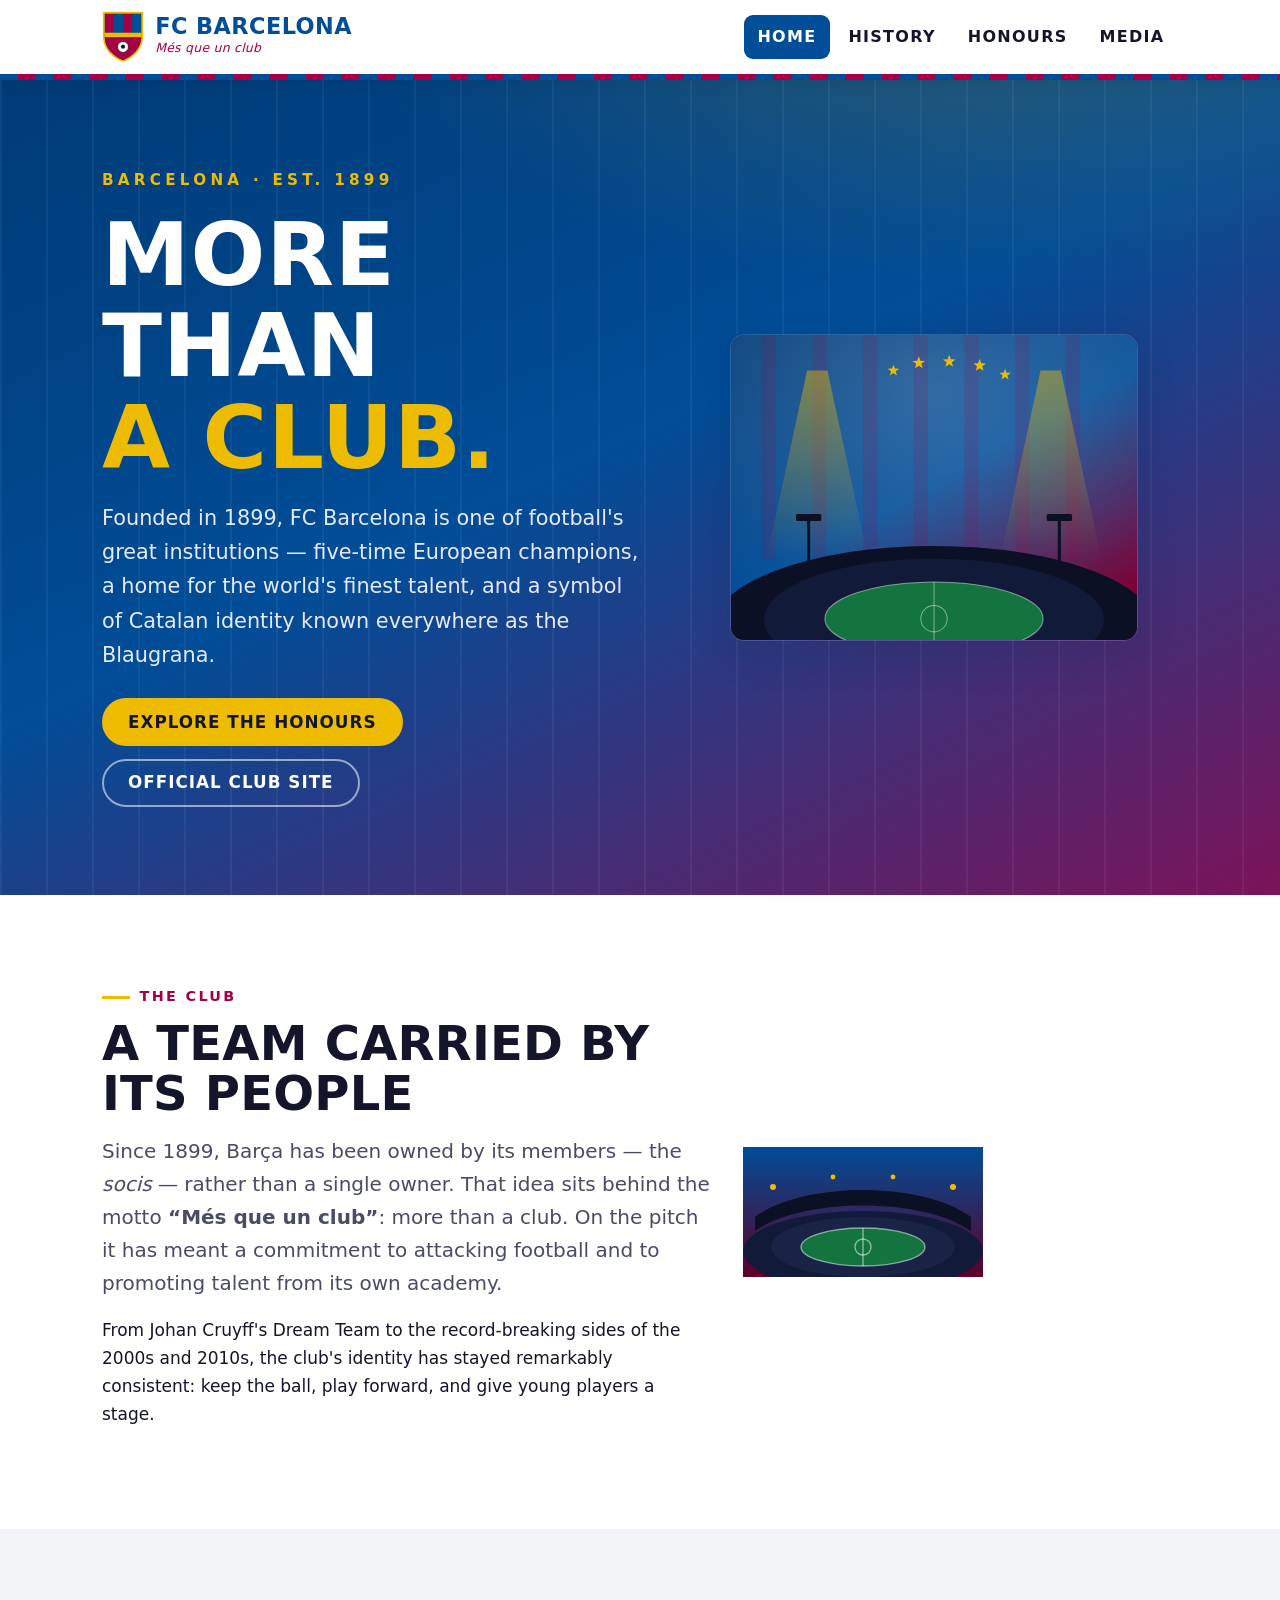
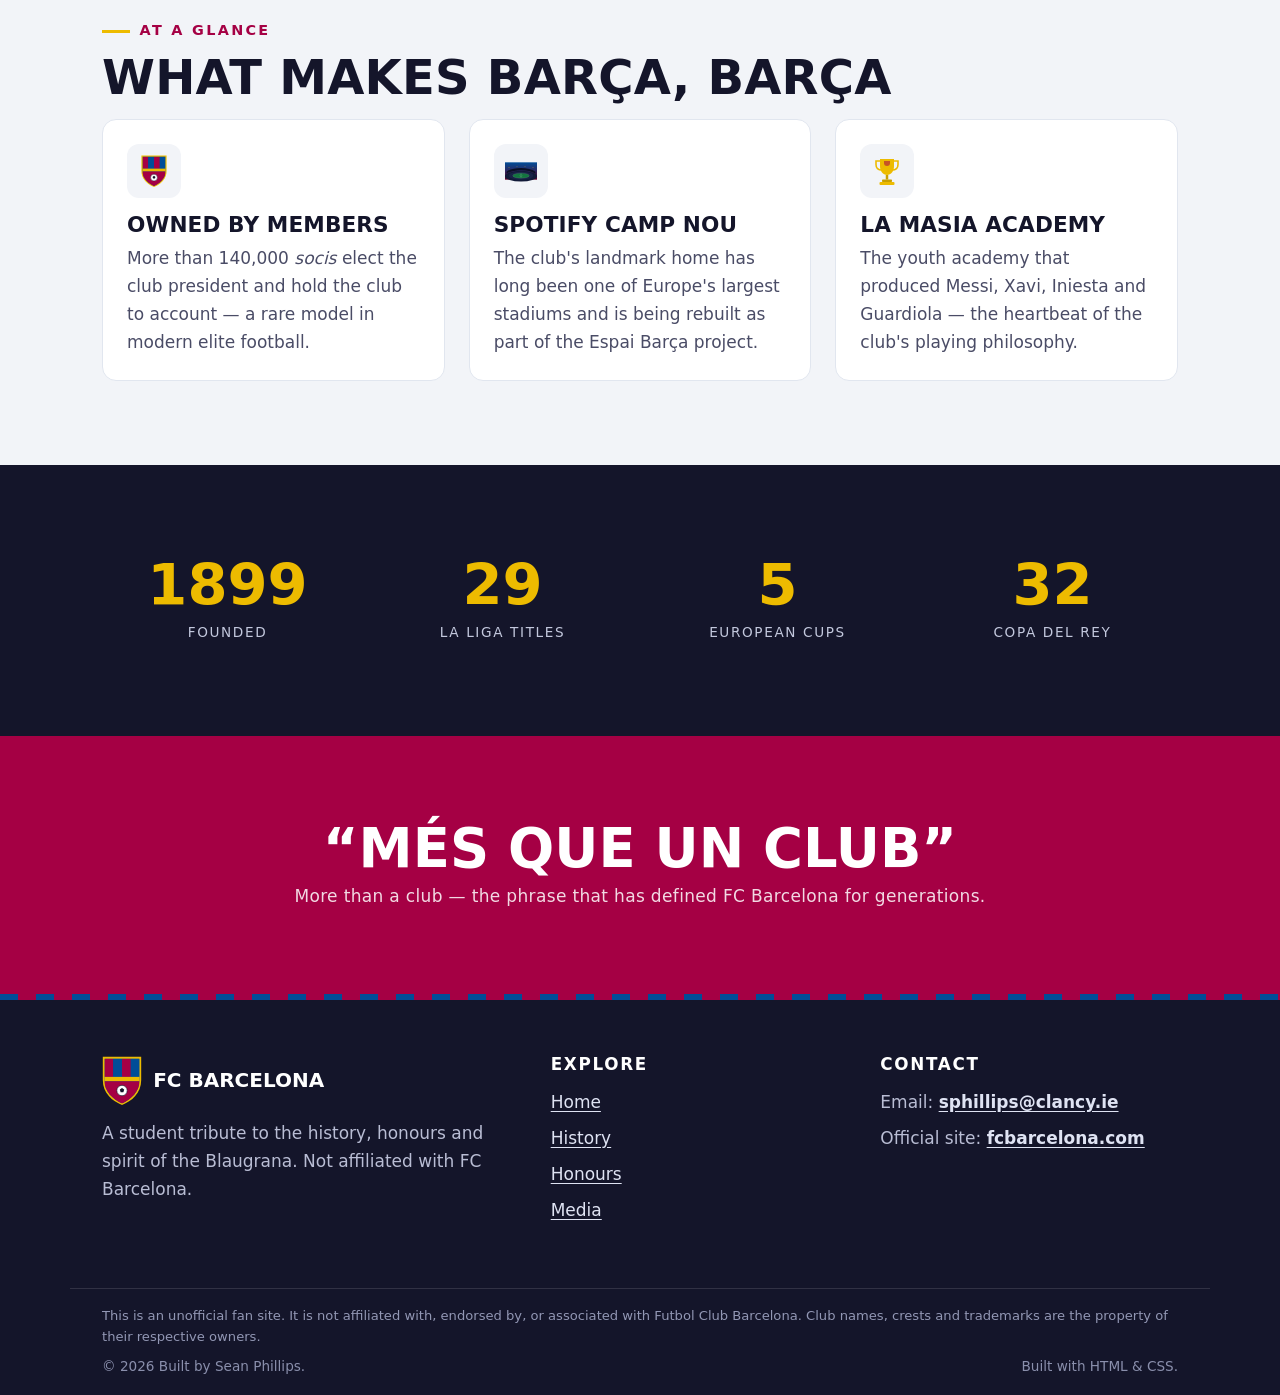
<file: index.html>
<!DOCTYPE html>
<html lang="en">
<head>
  <meta charset="utf-8">
  <meta name="viewport" content="width=device-width, initial-scale=1">
  <title>FC Barcelona — Més que un club</title>

  <meta name="description" content="A fan tribute to FC Barcelona — the history, honours and spirit of the Blaugrana. Founded in 1899 and five-time European champions.">
  <meta name="keywords" content="FC Barcelona, Barça, Blaugrana, football, La Liga, Champions League, Camp Nou, Més que un club">
  <meta name="author" content="Sean Phillips">
  <meta name="robots" content="index, follow">
  <meta name="theme-color" content="#004D98">

  <!-- Open Graph / social preview -->
  <meta property="og:type" content="website">
  <meta property="og:site_name" content="FC Barcelona Fan Site">
  <meta property="og:title" content="FC Barcelona — Més que un club">
  <meta property="og:description" content="A fan tribute to the history, honours and spirit of FC Barcelona.">
  <meta property="og:image" content="https://iisphilipsii.github.io/module1-webdesign-assessment-fc-barcelona/images/og-preview.png">
  <meta property="og:locale" content="en_GB">
  <meta name="twitter:card" content="summary_large_image">

  <link rel="icon" href="images/crest.svg" type="image/svg+xml">

  <!-- Bootstrap grid (layout only, no JavaScript) -->
  <link rel="stylesheet" href="css/bootstrap-grid.min.css">

  <!-- My Stylesheet -->
  <link rel="stylesheet" href="css/styles.css">
</head>
<body>
<a class="skip-link" href="#main">Skip to content</a>

  <header class="masthead">
    <div class="container masthead-inner">
      <a class="brand" href="index.html">
        <img class="brand-crest" src="images/crest.svg" alt="FC Barcelona crest" width="42" height="51">
        <span class="brand-text">
          <span class="brand-name">FC Barcelona</span>
          <span class="brand-motto">Més que un club</span>
        </span>
      </a>

      <!-- hidden checkbox keeps track of whether the menu is open, so the burger menu works without any JavaScript -->
      <input class="nav-checkbox" type="checkbox" id="nav-toggle" aria-label="Toggle main menu">
      <label class="nav-burger" for="nav-toggle">
        <span class="nav-burger-box" aria-hidden="true"></span>
        <span>Menu</span>
      </label>

      <nav class="mainnav" aria-label="Primary">
        <ul class="nav-menu">
          <li><a class="nav-link" href="index.html" aria-current="page">Home</a></li>
          <li><a class="nav-link" href="history.html">History</a></li>
          <li><a class="nav-link" href="honours.html">Honours</a></li>
          <li><a class="nav-link" href="media.html">Media</a></li>
        </ul>
      </nav>
    </div>
    <div class="stripe-bar"></div>
  </header>

  <main id="main">
    <!-- Hero -->
    <section class="hero">
      <div class="container">
        <div class="hero-inner">
          <div>
            <p class="hero-tag rise">Barcelona · Est. 1899</p>
            <h1 class="rise rise-2">More than<span class="accent">a club.</span></h1>
            <p class="hero-lead rise rise-3">Founded in 1899, FC Barcelona is one of football's great institutions — five-time European champions, a home for the world's finest talent, and a symbol of Catalan identity known everywhere as the Blaugrana.</p>
            <div class="hero-actions rise rise-3">
              <a class="button button--primary" href="honours.html">Explore the honours</a>
              <a class="button button--ghost" href="https://www.fcbarcelona.com" target="_blank" rel="noopener noreferrer">Official club site</a>
            </div>
          </div>
          <figure class="hero-figure rise rise-3">
            <img src="images/hero.svg" alt="Illustration of a floodlit stadium in Barcelona's blue and garnet colours" width="800" height="600">
          </figure>
        </div>
      </div>
    </section>

    <!-- Intro / about -->
    <section class="section">
      <div class="container">
        <div class="split split--7-5 split--center">
          <div>
            <p class="eyebrow">The club</p>
            <h2 class="section-title">A team carried by its people</h2>
            <p class="lead">Since 1899, Barça has been owned by its members — the <em>socis</em> — rather than a single owner. That idea sits behind the motto <strong>“Més que un club”</strong>: more than a club. On the pitch it has meant a commitment to attacking football and to promoting talent from its own academy.</p>
            <p>From Johan Cruyff's Dream Team to the record-breaking sides of the 2000s and 2010s, the club's identity has stayed remarkably consistent: keep the ball, play forward, and give young players a stage.</p>
          </div>
          <div>
            <img src="images/stadium.svg" alt="Stylised illustration of a football stadium" width="240" height="130">
          </div>
        </div>
      </div>
    </section>

     <!-- Feature cards (Bootstrap grid) -->
    <section class="section section--mist">
      <div class="container">
        <p class="eyebrow">At a glance</p>
        <h2 class="section-title">What makes Barça, Barça</h2>
        <!-- the card icons are just decoration so I left the alt text empty -->
        <!-- Bootstrap grid: one column on a phone, two from sm, three from lg -->
        <div class="row g-4">
          <div class="col-12 col-sm-6 col-lg-4">
            <article class="feature">
              <div class="feature-icon"><img src="images/crest.svg" alt=""></div>
              <h3>Owned by members</h3>
              <p>More than 140,000 <em>socis</em> elect the club president and hold the club to account — a rare model in modern elite football.</p>
            </article>
          </div>
          <div class="col-12 col-sm-6 col-lg-4">
            <article class="feature">
              <div class="feature-icon"><img src="images/stadium.svg" alt=""></div>
              <h3>Spotify Camp Nou</h3>
              <p>The club's landmark home has long been one of Europe's largest stadiums and is being rebuilt as part of the Espai Barça project.</p>
            </article>
          </div>
          <div class="col-12 col-sm-6 col-lg-4">
            <article class="feature">
              <div class="feature-icon"><img src="images/trophy.svg" alt=""></div>
              <h3>La Masia academy</h3>
              <p>The youth academy that produced Messi, Xavi, Iniesta and Guardiola — the heartbeat of the club's playing philosophy.</p>
            </article>
          </div>
        </div>
      </div>
    </section>

    <!-- Stats band -->
    <section class="section section--ink">
      <div class="container">
        <!-- this heading is hidden visually but still there for screen readers -->
        <h2 class="visually-hidden">Key statistics</h2>
        <div class="stat-row">
          <div><div class="stat"><span class="stat-num">1899</span><span class="stat-label">Founded</span></div></div>
          <div><div class="stat"><span class="stat-num">29</span><span class="stat-label">La Liga titles</span></div></div>
          <div><div class="stat"><span class="stat-num">5</span><span class="stat-label">European Cups</span></div></div>
          <div><div class="stat"><span class="stat-num">32</span><span class="stat-label">Copa del Rey</span></div></div>
        </div>
      </div>
    </section>

    <!-- Motto band -->
    <section class="section motto">
      <div class="container">
        <h2 class="visually-hidden">Club motto</h2>
        <p class="motto-quote">“Més que un club”</p>
        <p class="motto-sub">More than a club — the phrase that has defined FC Barcelona for generations.</p>
      </div>
    </section>

  </main>

  <!-- Footer -->
  <footer class="site-footer">
    <div class="stripe-bar" aria-hidden="true"></div>
    <div class="container">
      <div class="footer-grid footer">
        <div>
          <div class="footer-brand">
            <img src="images/crest.svg" alt="" width="40" height="49">
            <span>FC Barcelona</span>
          </div>
          <p>A student tribute to the history, honours and spirit of the Blaugrana. Not affiliated with FC Barcelona.</p>
        </div>
        <nav aria-label="Footer">
          <h2>Explore</h2>
          <ul>
            <li><a href="index.html">Home</a></li>
            <li><a href="history.html">History</a></li>
            <li><a href="honours.html">Honours</a></li>
            <li><a href="media.html">Media</a></li>
          </ul>
        </nav>
        <div class="footer-contact">
          <h2>Contact</h2>
          <ul>
            <li>Email: <a href="mailto:sphillips@clancy.ie?subject=Blaugrana%20Hub%20enquiry">sphillips@clancy.ie</a></li>
            <li>Official site: <a href="https://www.fcbarcelona.com" target="_blank" rel="noopener noreferrer">fcbarcelona.com</a></li>
          </ul>
        </div>
      </div>
    </div>
    <div class="footer-bottom container">
      <p class="footer-disclaimer">This is an unofficial fan site. It is not affiliated with, endorsed by, or associated with Futbol Club Barcelona. Club names, crests and trademarks are the property of their respective owners.</p>
      <span>© 2026 Built by Sean Phillips.</span>
      <span>Built with HTML &amp; CSS.</span>
    </div>
  </footer>

</body>
</html>
</file>
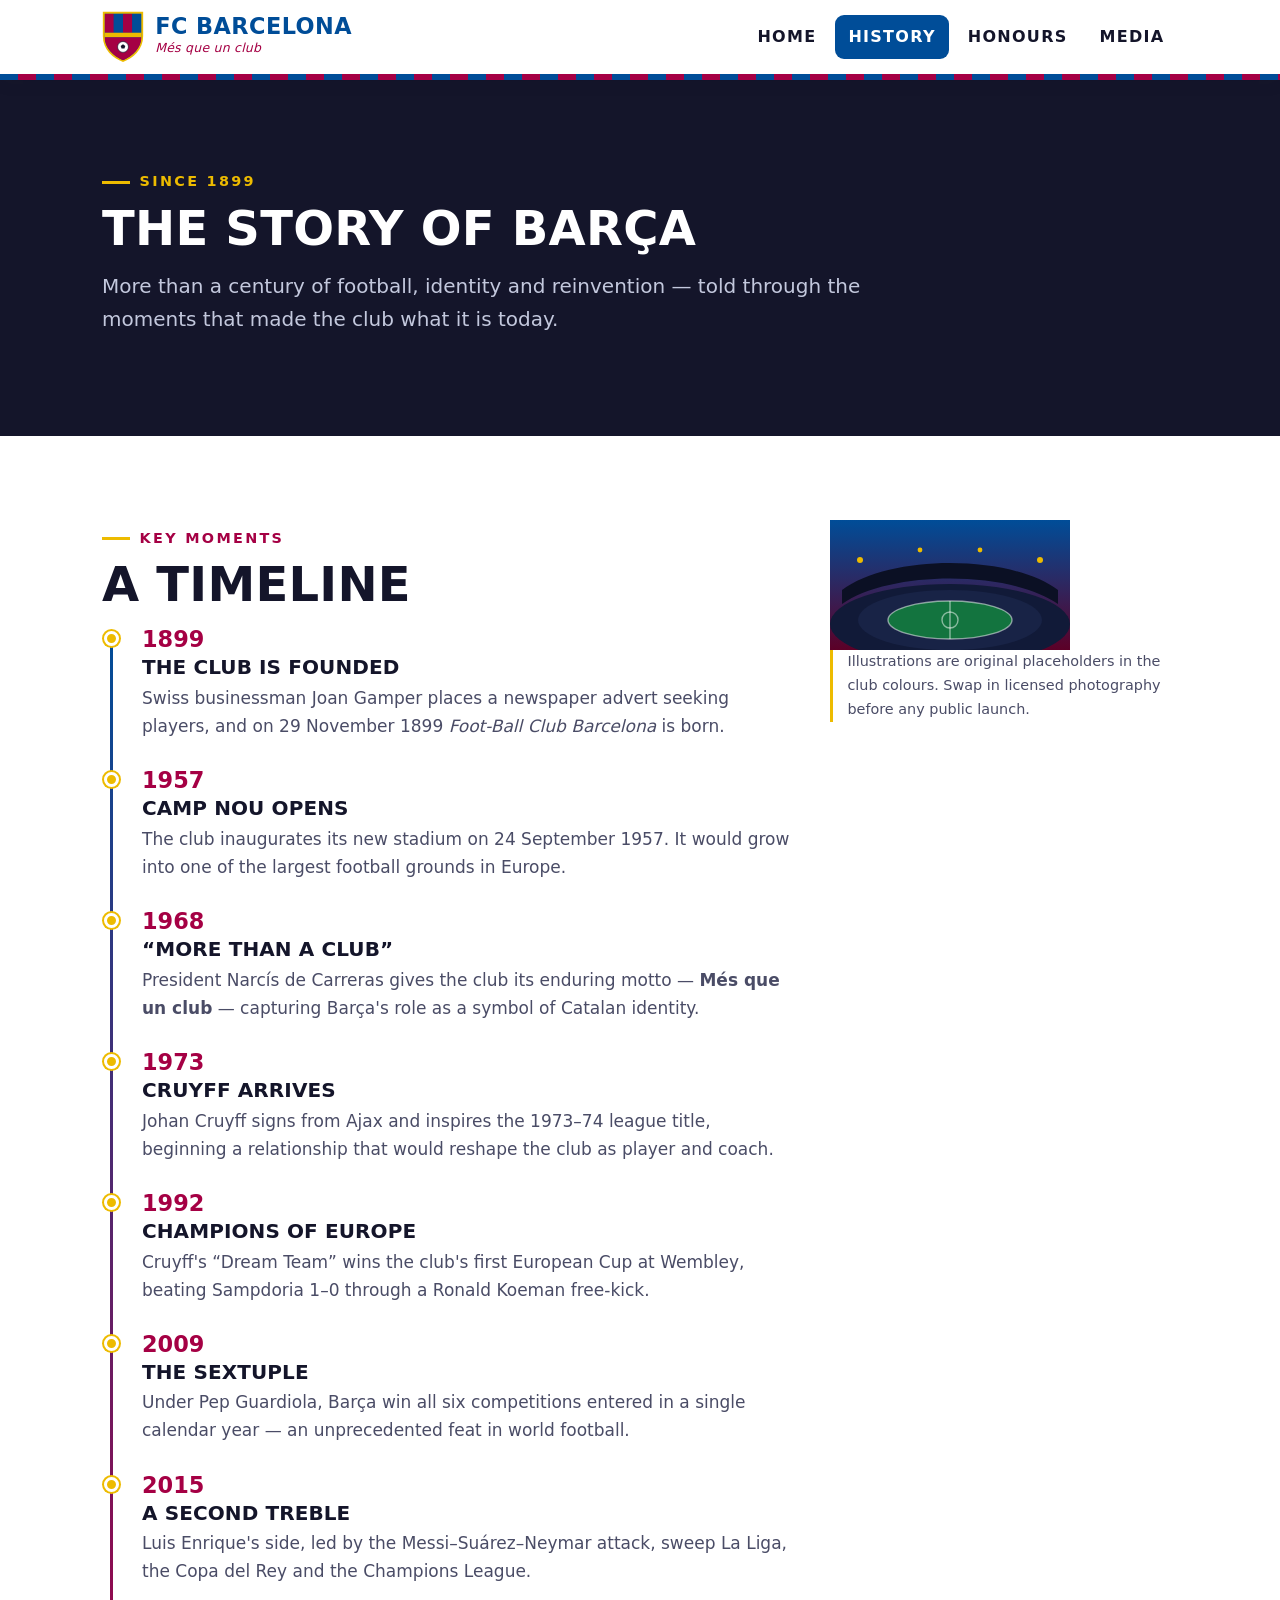
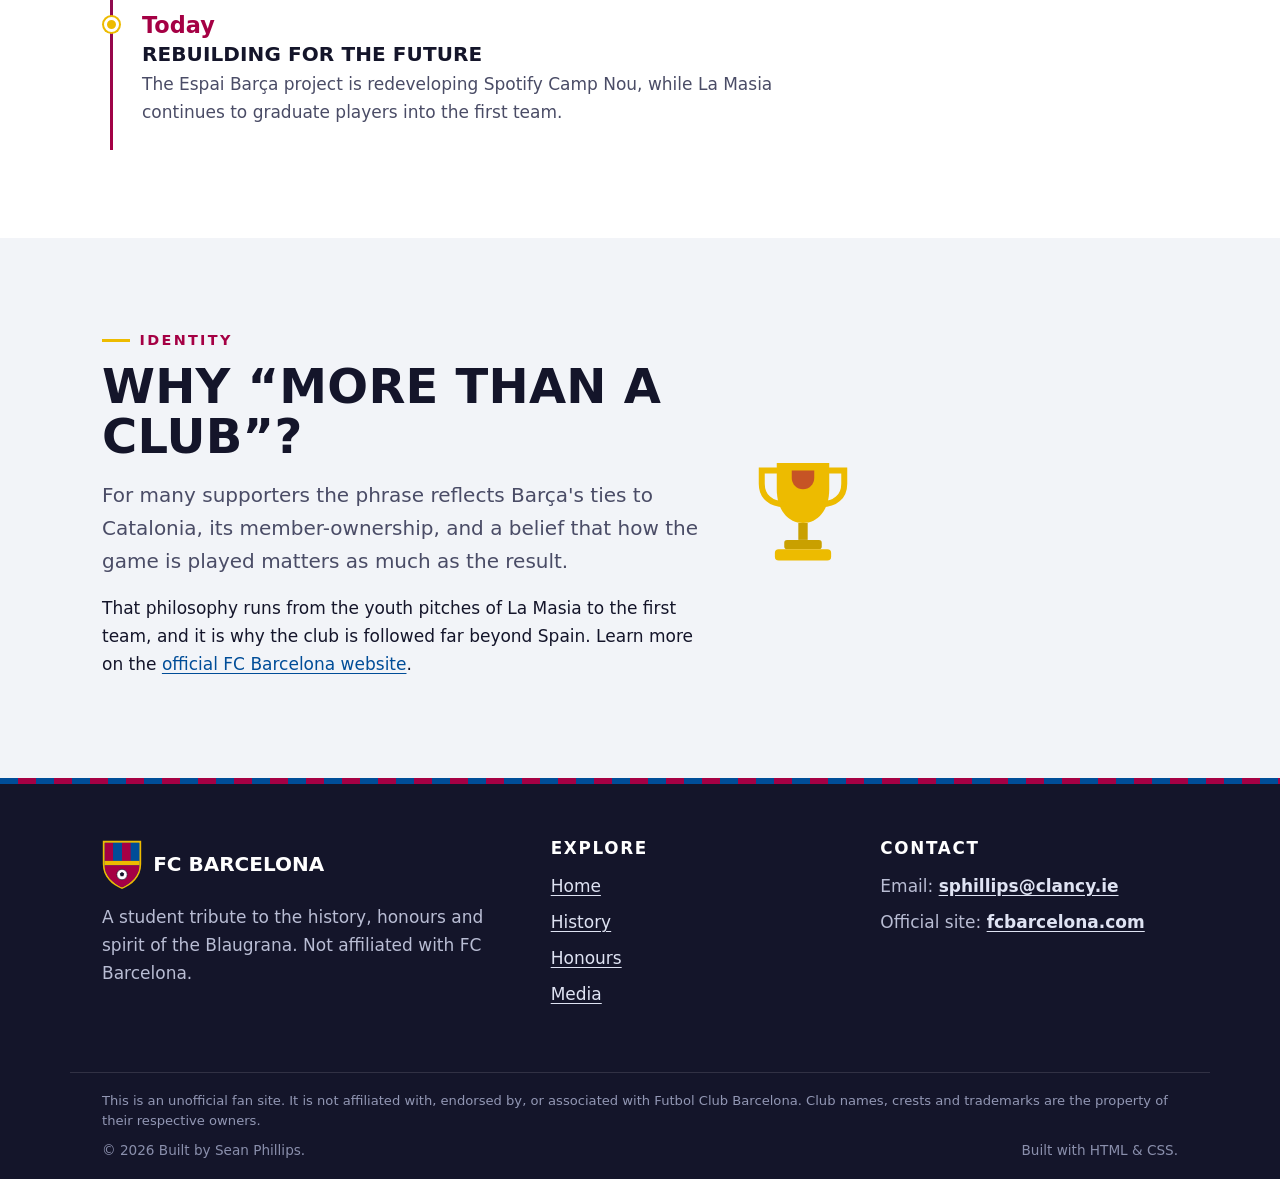
<file: history.html>
<!DOCTYPE html>
<html lang="en">
<head>
  <meta charset="utf-8">
  <meta name="viewport" content="width=device-width, initial-scale=1">
  <title>History — FC Barcelona</title>

<meta name="description" content="The history of FC Barcelona, from its foundation by Joan Gamper in 1899 through Cruyff's Dream Team, the 2009 sextuple and beyond.">
  <meta name="keywords" content="FC Barcelona history, Joan Gamper, Johan Cruyff, Dream Team, sextuple, Camp Nou, Més que un club">
  <meta name="author" content="Sean Phillips">
  <meta name="robots" content="index, follow">
  <meta name="theme-color" content="#004D98">

  <meta property="og:type" content="article">
  <meta property="og:site_name" content="FC Barcelona Fan Site">
  <meta property="og:title" content="History — FC Barcelona">
  <meta property="og:description" content="From 1899 to the modern era: the key moments in the story of Barça.">
  <meta property="og:image" content="https://iisphilipsii.github.io/module1-webdesign-assessment-fc-barcelona/images/og-preview.png">
  <meta property="og:locale" content="en_GB">
  <meta name="twitter:card" content="summary_large_image">

  <link rel="icon" href="images/crest.svg" type="image/svg+xml">

  <!-- Bootstrap grid (layout only, no JavaScript) — loaded first so my own rules win -->
  <link rel="stylesheet" href="css/bootstrap-grid.min.css">

  <link rel="stylesheet" href="css/styles.css">
</head>
<body>
<a class="skip-link" href="#main">Skip to content</a>

  <!-- same header and nav on each page, the menu is css only -->
  <header class="masthead">
    <div class="container masthead-inner">
      <a class="brand" href="index.html">
        <img class="brand-crest" src="images/crest.svg" alt="FC Barcelona crest" width="42" height="51">
        <span class="brand-text">
          <span class="brand-name">FC Barcelona</span>
          <span class="brand-motto">Més que un club</span>
        </span>
      </a>

      <input class="nav-checkbox" type="checkbox" id="nav-toggle" aria-label="Toggle main menu">
      <label class="nav-burger" for="nav-toggle">
        <span class="nav-burger-box" aria-hidden="true"></span>
        <span>Menu</span>
      </label>

      <nav class="mainnav" aria-label="Primary">
        <ul class="nav-menu">
          <li><a class="nav-link" href="index.html">Home</a></li>
          <li><a class="nav-link" href="history.html" aria-current="page">History</a></li>
          <li><a class="nav-link" href="honours.html">Honours</a></li>
          <li><a class="nav-link" href="media.html">Media</a></li>
        </ul>
      </nav>
    </div>
    <div class="stripe-bar" aria-hidden="true"></div>
  </header>

  <main id="main">

    <!-- Page header -->
    <section class="section section--ink">
      <div class="container">
        <p class="eyebrow eyebrow--light">Since 1899</p>
        <h1 class="section-title">The story of Barça</h1>
        <p class="lead">More than a century of football, identity and reinvention — told through the moments that made the club what it is today.</p>
      </div>
    </section>

    <!-- timeline is an ordered list since the events are in date order, the line and dots are drawn in CSS -->
    <section class="section">
      <div class="container">
        <div class="split split--8-4">
          <div>
            <p class="eyebrow">Key moments</p>
            <h2 class="section-title">A timeline</h2>
            <ol class="timeline">
              <li>
                <span class="year">1899</span>
                <h3>The club is founded</h3>
                <p>Swiss businessman Joan Gamper places a newspaper advert seeking players, and on 29 November 1899 <em>Foot-Ball Club Barcelona</em> is born.</p>
              </li>
              <li>
                <span class="year">1957</span>
                <h3>Camp Nou opens</h3>
                <p>The club inaugurates its new stadium on 24 September 1957. It would grow into one of the largest football grounds in Europe.</p>
              </li>
              <li>
                <span class="year">1968</span>
                <h3>“More than a club”</h3>
                <p>President Narcís de Carreras gives the club its enduring motto — <strong>Més que un club</strong> — capturing Barça's role as a symbol of Catalan identity.</p>
              </li>
              <li>
                <span class="year">1973</span>
                <h3>Cruyff arrives</h3>
                <p>Johan Cruyff signs from Ajax and inspires the 1973–74 league title, beginning a relationship that would reshape the club as player and coach.</p>
              </li>
              <li>
                <span class="year">1992</span>
                <h3>Champions of Europe</h3>
                <p>Cruyff's “Dream Team” wins the club's first European Cup at Wembley, beating Sampdoria 1–0 through a Ronald Koeman free-kick.</p>
              </li>
              <li>
                <span class="year">2009</span>
                <h3>The sextuple</h3>
                <p>Under Pep Guardiola, Barça win all six competitions entered in a single calendar year — an unprecedented feat in world football.</p>
              </li>
              <li>
                <span class="year">2015</span>
                <h3>A second treble</h3>
                <p>Luis Enrique's side, led by the Messi–Suárez–Neymar attack, sweep La Liga, the Copa del Rey and the Champions League.</p>
              </li>
              <li>
                <span class="year">Today</span>
                <h3>Rebuilding for the future</h3>
                <p>The Espai Barça project is redeveloping Spotify Camp Nou, while La Masia continues to graduate players into the first team.</p>
              </li>
            </ol>
          </div>
          <div>
            <img src="images/stadium.svg" alt="Stylised illustration of Barça's stadium" width="240" height="130">
            <p class="media-note">Illustrations are original placeholders in the club colours. Swap in licensed photography before any public launch.</p>
          </div>
        </div>
      </div>
    </section>

    <!-- Culture -->
    <section class="section section--mist">
      <div class="container">
        <div class="split split--7-5 split--center">
          <div>
            <p class="eyebrow">Identity</p>
            <h2 class="section-title">Why “more than a club”?</h2>
            <p class="lead">For many supporters the phrase reflects Barça's ties to Catalonia, its member-ownership, and a belief that how the game is played matters as much as the result.</p>
            <p>That philosophy runs from the youth pitches of La Masia to the first team, and it is why the club is followed far beyond Spain. Learn more on the <a href="https://www.fcbarcelona.com" target="_blank" rel="noopener noreferrer">official FC Barcelona website</a>.</p>
          </div>
          <div>
            <img src="images/trophy.svg" alt="Gold trophy representing the club's silverware" width="120" height="120">
          </div>
        </div>
      </div>
    </section>

  </main>

  <footer class="site-footer">
    <div class="stripe-bar" aria-hidden="true"></div>
    <div class="container">
      <div class="footer-grid footer">
        <div>
          <div class="footer-brand">
            <img src="images/crest.svg" alt="" width="40" height="49">
            <span>FC Barcelona</span>
          </div>
          <p>A student tribute to the history, honours and spirit of the Blaugrana. Not affiliated with FC Barcelona.</p>
        </div>
        <nav aria-label="Footer">
          <h2>Explore</h2>
          <ul>
            <li><a href="index.html">Home</a></li>
            <li><a href="history.html">History</a></li>
            <li><a href="honours.html">Honours</a></li>
            <li><a href="media.html">Media</a></li>
          </ul>
        </nav>
        <div class="footer-contact">
          <h2>Contact</h2>
          <ul>
            <li>Email: <a href="mailto:sphillips@clancy.ie?subject=Blaugrana%20Hub%20enquiry">sphillips@clancy.ie</a></li>
            <li>Official site: <a href="https://www.fcbarcelona.com" target="_blank" rel="noopener noreferrer">fcbarcelona.com</a></li>
          </ul>
        </div>
      </div>
    </div>
    <div class="footer-bottom container">
      <p class="footer-disclaimer">This is an unofficial fan site. It is not affiliated with, endorsed by, or associated with Futbol Club Barcelona. Club names, crests and trademarks are the property of their respective owners.</p>
      <span>© 2026 Built by Sean Phillips.</span>
      <span>Built with HTML &amp; CSS.</span>
    </div>
  </footer>

</body>
</html>
</file>
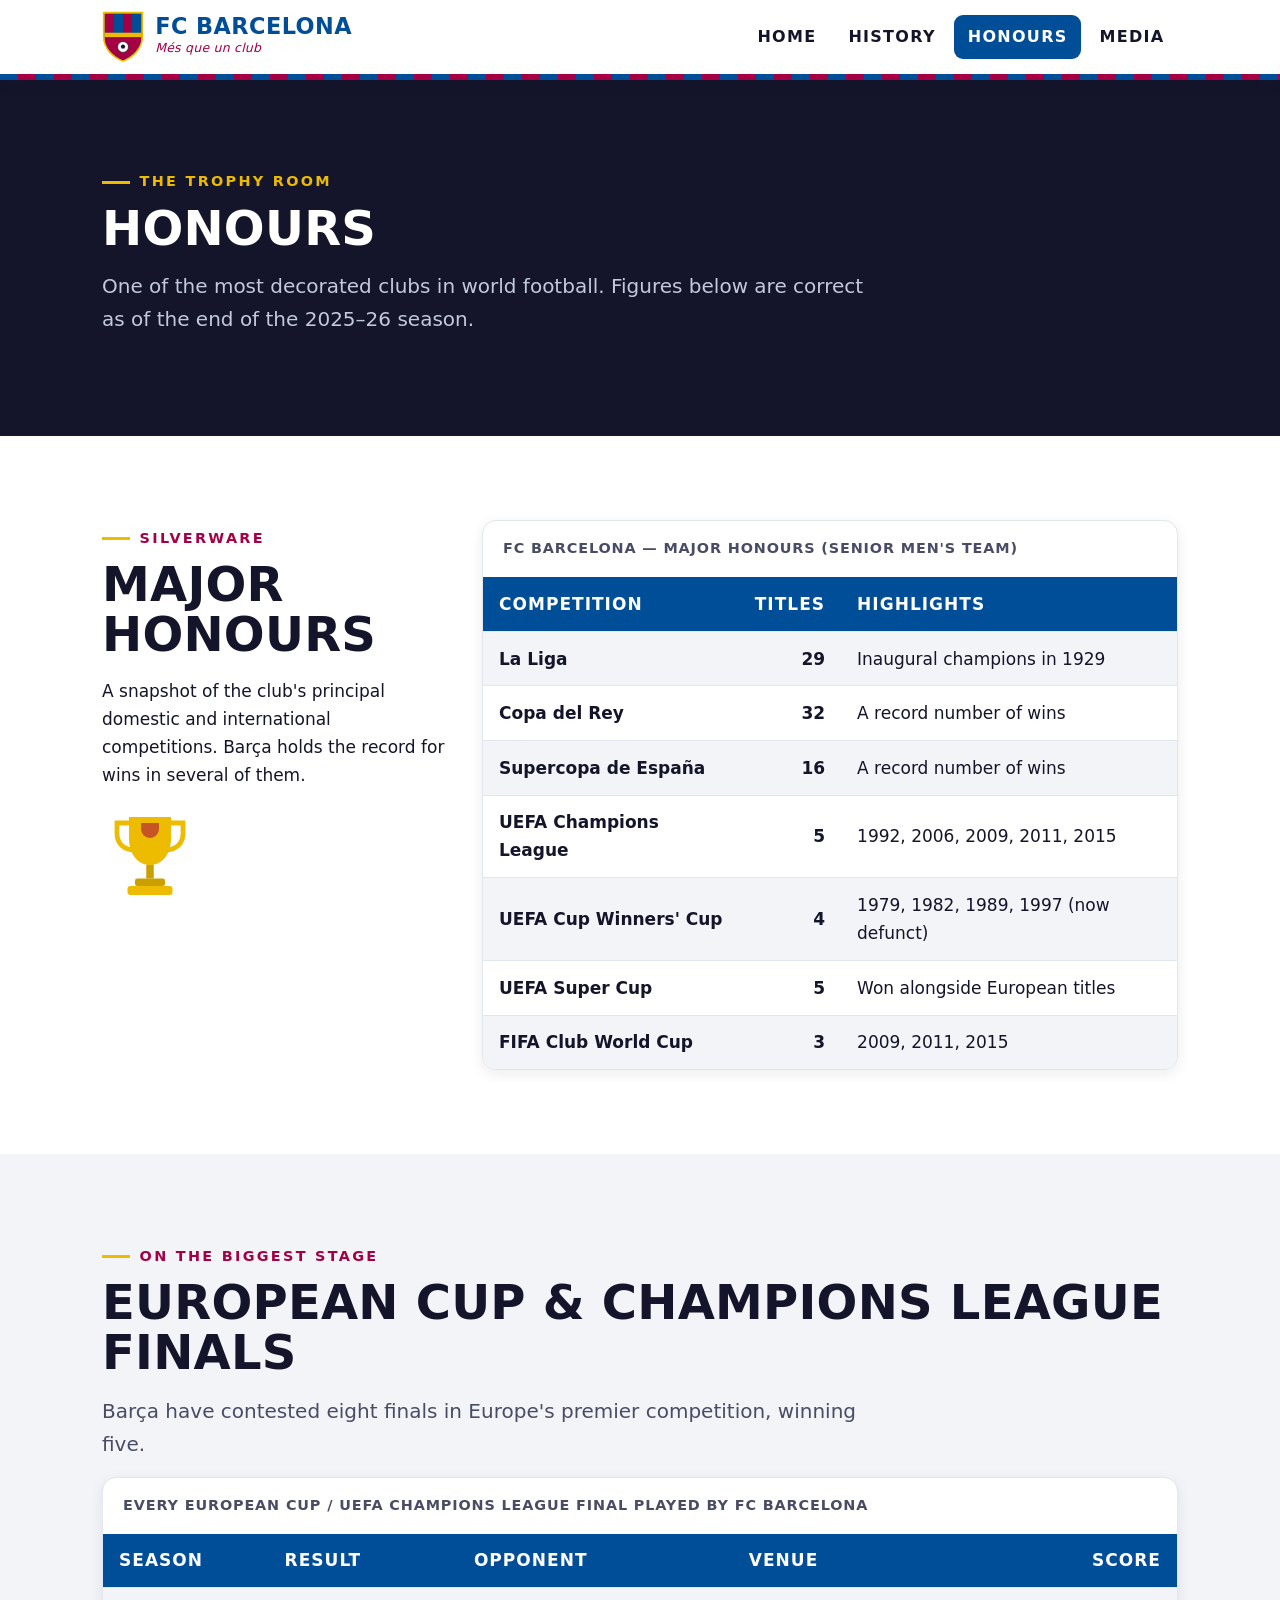
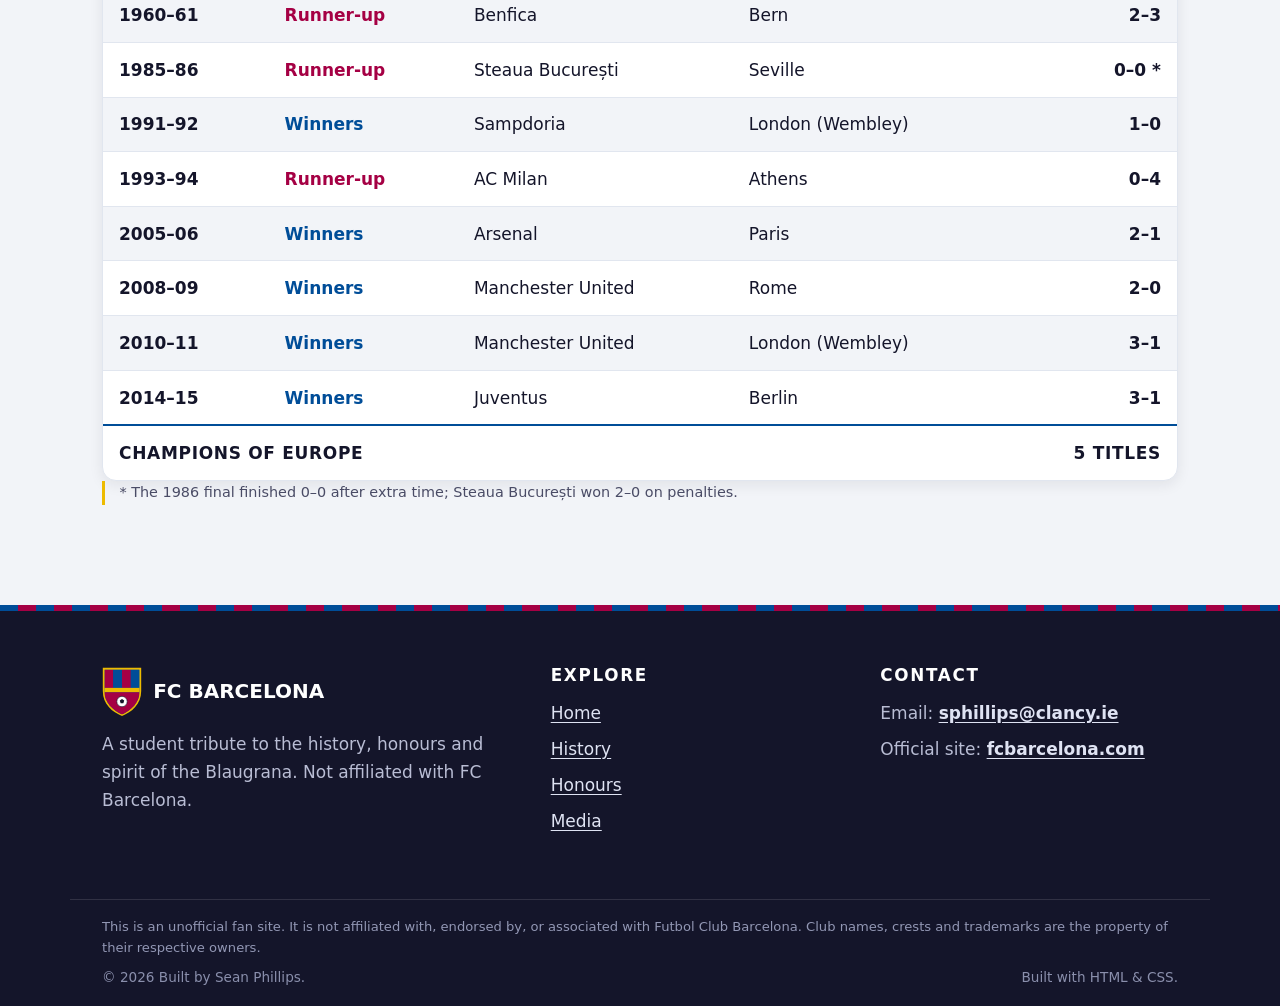
<file: honours.html>
<!DOCTYPE html>
<html lang="en">
<head>
  <meta charset="utf-8">
  <meta name="viewport" content="width=device-width, initial-scale=1">
  <title>Honours — FC Barcelona</title>

<meta name="description" content="FC Barcelona's honours: La Liga, Copa del Rey, Supercopa and a full record of the club's five European Cup / Champions League final wins.">
  <meta name="keywords" content="FC Barcelona honours, trophies, Champions League finals, La Liga titles, Copa del Rey, European Cup">
  <meta name="author" content="Sean Phillips">
  <meta name="robots" content="index, follow">
  <meta name="theme-color" content="#004D98">

  <meta property="og:type" content="article">
  <meta property="og:site_name" content="FC Barcelona Fan Site">
  <meta property="og:title" content="Honours — FC Barcelona">
  <meta property="og:description" content="The trophy room: domestic and European honours, and every European Cup final Barça has played.">
  <meta property="og:image" content="https://iisphilipsii.github.io/module1-webdesign-assessment-fc-barcelona/images/og-preview.png">
  <meta property="og:locale" content="en_GB">
  <meta name="twitter:card" content="summary_large_image">

  <link rel="icon" href="images/crest.svg" type="image/svg+xml">

  <!-- Bootstrap grid (layout only, no JavaScript) — loaded first so my own rules win -->
  <link rel="stylesheet" href="css/bootstrap-grid.min.css">

  <link rel="stylesheet" href="css/styles.css">
</head>
<body>
<a class="skip-link" href="#main">Skip to content</a>

  <!-- same header and nav on each page, the menu is css only -->
  <header class="masthead">
    <div class="container masthead-inner">
      <a class="brand" href="index.html">
        <img class="brand-crest" src="images/crest.svg" alt="FC Barcelona crest" width="42" height="51">
        <span class="brand-text">
          <span class="brand-name">FC Barcelona</span>
          <span class="brand-motto">Més que un club</span>
        </span>
      </a>

      <input class="nav-checkbox" type="checkbox" id="nav-toggle" aria-label="Toggle main menu">
      <label class="nav-burger" for="nav-toggle">
        <span class="nav-burger-box" aria-hidden="true"></span>
        <span>Menu</span>
      </label>

      <nav class="mainnav" aria-label="Primary">
        <ul class="nav-menu">
          <li><a class="nav-link" href="index.html">Home</a></li>
          <li><a class="nav-link" href="history.html">History</a></li>
          <li><a class="nav-link" href="honours.html" aria-current="page">Honours</a></li>
          <li><a class="nav-link" href="media.html">Media</a></li>
        </ul>
      </nav>
    </div>
    <div class="stripe-bar" aria-hidden="true"></div>
  </header>

  <main id="main">

    <!-- Page header -->
    <section class="section section--ink">
      <div class="container">
        <p class="eyebrow eyebrow--light">The trophy room</p>
        <h1 class="section-title">Honours</h1>
        <p class="lead">One of the most decorated clubs in world football. Figures below are correct as of the end of the 2025–26 season.</p>
      </div>
    </section>

    <!-- major honours table, uses caption and scope so screen readers can read it out properly -->
    <section class="section">
      <div class="container">
        <div class="split split--4-8 split--start">
          <div>
            <p class="eyebrow">Silverware</p>
            <h2 class="section-title">Major honours</h2>
            <p>A snapshot of the club's principal domestic and international competitions. Barça holds the record for wins in several of them.</p>
            <img src="images/trophy.svg" alt="Gold trophy representing FC Barcelona's honours" width="96" height="96">
          </div>
          <div>
            <div class="table-card">
              <div class="table-scroll">
                <table class="data">
                  <caption>FC Barcelona — major honours (senior men's team)</caption>
                  <thead>
                    <tr>
                      <th scope="col">Competition</th>
                      <th scope="col" class="num">Titles</th>
                      <th scope="col">Highlights</th>
                    </tr>
                  </thead>
                  <tbody>
                    <tr><th scope="row">La Liga</th><td class="num">29</td><td>Inaugural champions in 1929</td></tr>
                    <tr><th scope="row">Copa del Rey</th><td class="num">32</td><td>A record number of wins</td></tr>
                    <tr><th scope="row">Supercopa de España</th><td class="num">16</td><td>A record number of wins</td></tr>
                    <tr><th scope="row">UEFA Champions League</th><td class="num">5</td><td>1992, 2006, 2009, 2011, 2015</td></tr>
                    <tr><th scope="row">UEFA Cup Winners' Cup</th><td class="num">4</td><td>1979, 1982, 1989, 1997 (now defunct)</td></tr>
                    <tr><th scope="row">UEFA Super Cup</th><td class="num">5</td><td>Won alongside European titles</td></tr>
                    <tr><th scope="row">FIFA Club World Cup</th><td class="num">3</td><td>2009, 2011, 2015</td></tr>
                  </tbody>
                </table>
              </div>
            </div>
          </div>
        </div>
      </div>
    </section>

    <!-- this table is wide so on phones it scrolls sideways inside the card instead of breaking the page -->
    <section class="section section--mist">
      <div class="container">
        <p class="eyebrow">On the biggest stage</p>
        <h2 class="section-title">European Cup &amp; Champions League finals</h2>
        <p class="lead">Barça have contested eight finals in Europe's premier competition, winning five.</p>
        <div class="table-card">
          <div class="table-scroll">
            <table class="data">
              <caption>Every European Cup / UEFA Champions League final played by FC Barcelona</caption>
              <thead>
                <tr>
                  <th scope="col">Season</th>
                  <th scope="col">Result</th>
                  <th scope="col">Opponent</th>
                  <th scope="col">Venue</th>
                  <th scope="col" class="num">Score</th>
                </tr>
              </thead>
              <tbody>
                <tr><th scope="row">1960–61</th><td class="loss">Runner-up</td><td>Benfica</td><td>Bern</td><td class="num">2–3</td></tr>
                <tr><th scope="row">1985–86</th><td class="loss">Runner-up</td><td>Steaua București</td><td>Seville</td><td class="num">0–0 *</td></tr>
                <tr><th scope="row">1991–92</th><td class="win">Winners</td><td>Sampdoria</td><td>London (Wembley)</td><td class="num">1–0</td></tr>
                <tr><th scope="row">1993–94</th><td class="loss">Runner-up</td><td>AC Milan</td><td>Athens</td><td class="num">0–4</td></tr>
                <tr><th scope="row">2005–06</th><td class="win">Winners</td><td>Arsenal</td><td>Paris</td><td class="num">2–1</td></tr>
                <tr><th scope="row">2008–09</th><td class="win">Winners</td><td>Manchester United</td><td>Rome</td><td class="num">2–0</td></tr>
                <tr><th scope="row">2010–11</th><td class="win">Winners</td><td>Manchester United</td><td>London (Wembley)</td><td class="num">3–1</td></tr>
                <tr><th scope="row">2014–15</th><td class="win">Winners</td><td>Juventus</td><td>Berlin</td><td class="num">3–1</td></tr>
              </tbody>
              <tfoot>
                <tr><td colspan="4">Champions of Europe</td><td class="num">5 titles</td></tr>
              </tfoot>
            </table>
          </div>
        </div>
        <p class="media-note">* The 1986 final finished 0–0 after extra time; Steaua București won 2–0 on penalties.</p>
      </div>
    </section>

  </main>

  <footer class="site-footer">
    <div class="stripe-bar" aria-hidden="true"></div>
    <div class="container">
      <div class="footer-grid footer">
        <div>
          <div class="footer-brand">
            <img src="images/crest.svg" alt="" width="40" height="49">
            <span>FC Barcelona</span>
          </div>
          <p>A student tribute to the history, honours and spirit of the Blaugrana. Not affiliated with FC Barcelona.</p>
        </div>
        <nav aria-label="Footer">
          <h2>Explore</h2>
          <ul>
            <li><a href="index.html">Home</a></li>
            <li><a href="history.html">History</a></li>
            <li><a href="honours.html">Honours</a></li>
            <li><a href="media.html">Media</a></li>
          </ul>
        </nav>
        <div class="footer-contact">
          <h2>Contact</h2>
          <ul>
            <li>Email: <a href="mailto:sphillips@clancy.ie?subject=Blaugrana%20Hub%20enquiry">sphillips@clancy.ie</a></li>
            <li>Official site: <a href="https://www.fcbarcelona.com" target="_blank" rel="noopener noreferrer">fcbarcelona.com</a></li>
          </ul>
        </div>
      </div>
    </div>
    <div class="footer-bottom container">
      <p class="footer-disclaimer">This is an unofficial fan site. It is not affiliated with, endorsed by, or associated with Futbol Club Barcelona. Club names, crests and trademarks are the property of their respective owners.</p>
      <span>© 2026 Built by Sean Phillips.</span>
      <span>Built with HTML &amp; CSS.</span>
    </div>
  </footer>

</body>
</html>
</file>
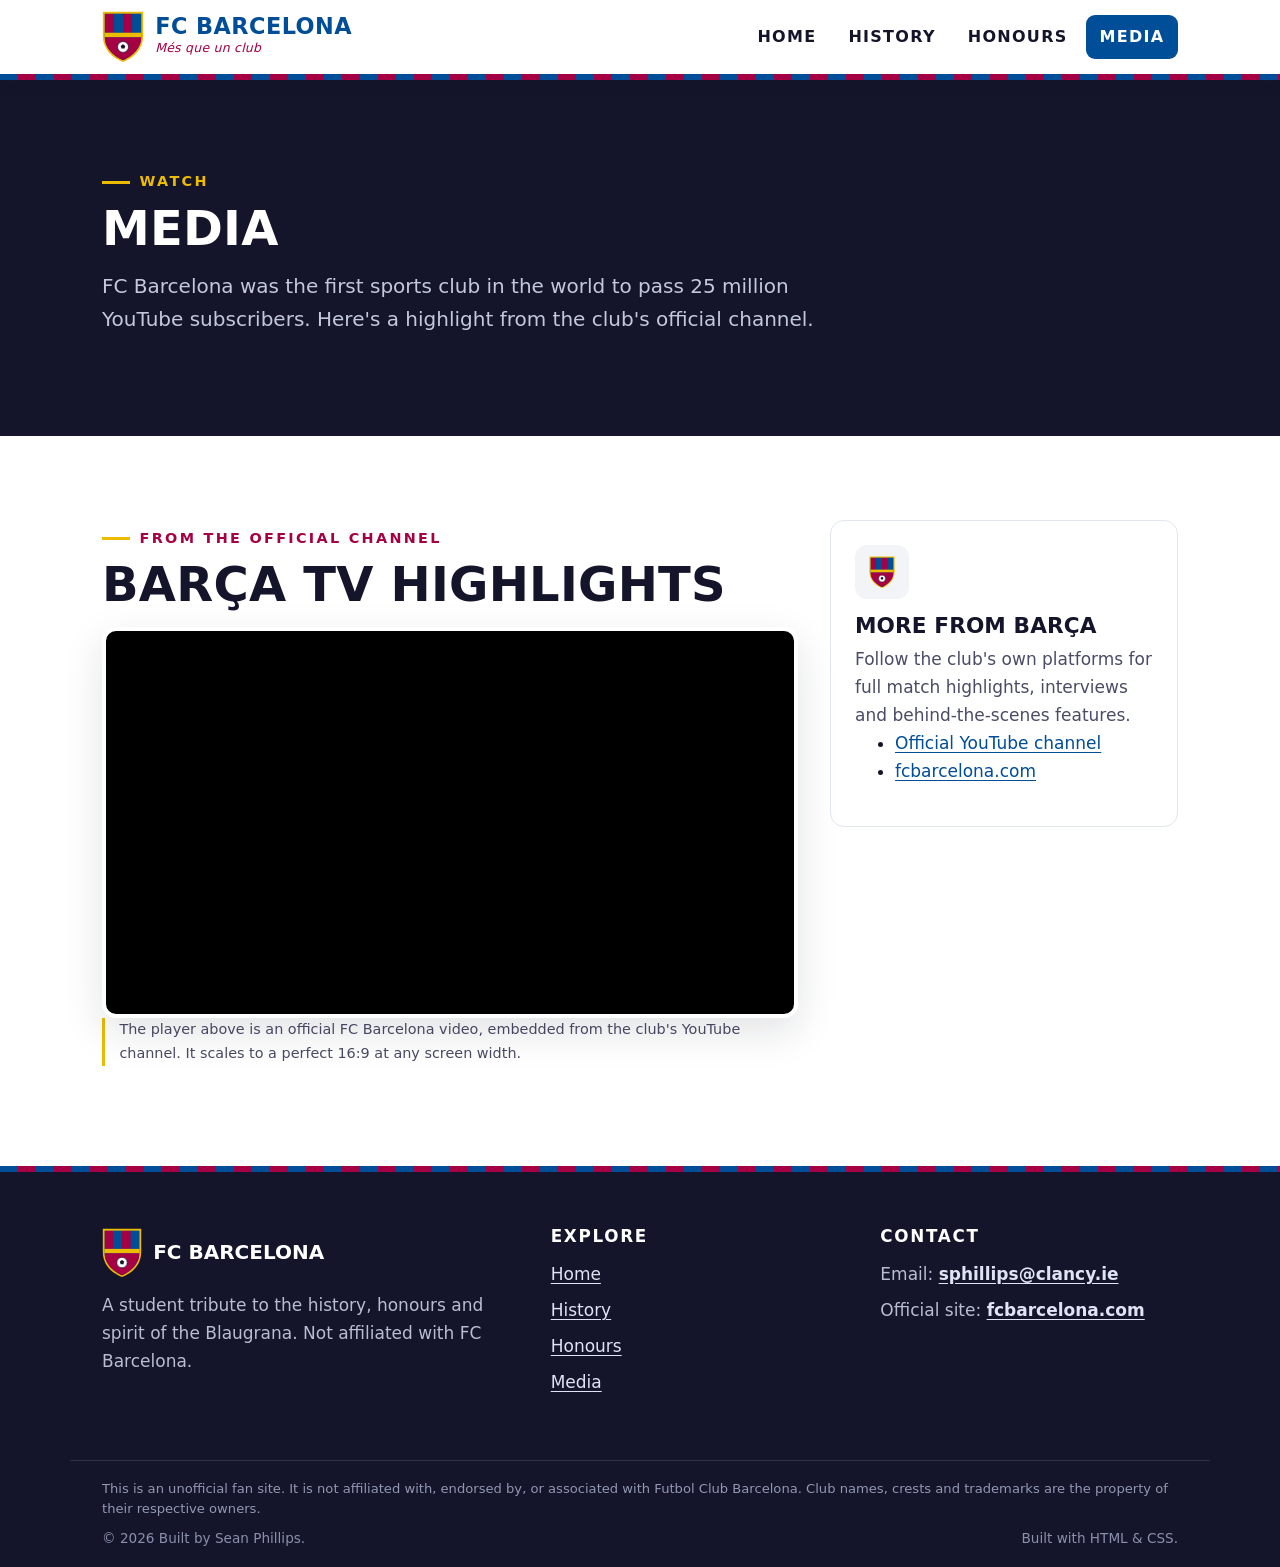
<file: media.html>
<!DOCTYPE html>
<html lang="en">
<head>
  <meta charset="utf-8">
  <meta name="viewport" content="width=device-width, initial-scale=1">
  <title>Media — FC Barcelona</title>

<meta name="description" content="Watch FC Barcelona: highlights and features from the club's official YouTube channel, embedded in a responsive 16:9 player.">
  <meta name="keywords" content="FC Barcelona video, Barça highlights, YouTube, media, Blaugrana">
  <meta name="author" content="Sean Phillips">
  <meta name="robots" content="index, follow">
  <meta name="theme-color" content="#004D98">

  <meta property="og:type" content="website">
  <meta property="og:site_name" content="FC Barcelona Fan Site">
  <meta property="og:title" content="Media — FC Barcelona">
  <meta property="og:description" content="Watch highlights and features from FC Barcelona's official channel.">
  <meta property="og:image" content="https://iisphilipsii.github.io/module1-webdesign-assessment-fc-barcelona/images/og-preview.png">
  <meta property="og:locale" content="en_GB">
  <meta name="twitter:card" content="summary_large_image">

  <link rel="icon" href="images/crest.svg" type="image/svg+xml">

  <!-- Bootstrap grid (layout only, no JavaScript) — loaded first so my own rules win -->
  <link rel="stylesheet" href="css/bootstrap-grid.min.css">

  <link rel="stylesheet" href="css/styles.css">
</head>
<body>
<a class="skip-link" href="#main">Skip to content</a>

  <!-- same header and nav on each page, the menu is css only -->
  <header class="masthead">
    <div class="container masthead-inner">
      <a class="brand" href="index.html">
        <img class="brand-crest" src="images/crest.svg" alt="FC Barcelona crest" width="42" height="51">
        <span class="brand-text">
          <span class="brand-name">FC Barcelona</span>
          <span class="brand-motto">Més que un club</span>
        </span>
      </a>

      <input class="nav-checkbox" type="checkbox" id="nav-toggle" aria-label="Toggle main menu">
      <label class="nav-burger" for="nav-toggle">
        <span class="nav-burger-box" aria-hidden="true"></span>
        <span>Menu</span>
      </label>

      <nav class="mainnav" aria-label="Primary">
        <ul class="nav-menu">
          <li><a class="nav-link" href="index.html">Home</a></li>
          <li><a class="nav-link" href="history.html">History</a></li>
          <li><a class="nav-link" href="honours.html">Honours</a></li>
          <li><a class="nav-link" href="media.html" aria-current="page">Media</a></li>
        </ul>
      </nav>
    </div>
    <div class="stripe-bar" aria-hidden="true"></div>
  </header>

  <main id="main">

    <!-- Page header -->
    <section class="section section--ink">
      <div class="container">
        <p class="eyebrow eyebrow--light">Watch</p>
        <h1 class="section-title">Media</h1>
        <p class="lead">FC Barcelona was the first sports club in the world to pass 25 million YouTube subscribers. Here's a highlight from the club's official channel.</p>
      </div>
    </section>

    <!-- video (bonus feature) - used the youtube-nocookie version for privacy,
         lazy loading so it doesn't slow the page down, and a title so
         screen readers know what it is -->
    <section class="section">
      <div class="container">
        <div class="split split--8-4 split--start">
          <div>
            <p class="eyebrow">From the official channel</p>
            <h2 class="section-title">Barça TV highlights</h2>
            <div class="video-frame ratio-fallback">
              <iframe
                src="https://www.youtube-nocookie.com/embed/p_kbsXkQBzo"
                title="FC Barcelona — “Lamine Yamal: Then vs Now” (official video)"
                loading="lazy"
                referrerpolicy="strict-origin-when-cross-origin"
                allow="accelerometer; autoplay; clipboard-write; encrypted-media; gyroscope; picture-in-picture; web-share"
                allowfullscreen></iframe>
            </div>
            <p class="media-note">The player above is an official FC Barcelona video, embedded from the club's YouTube channel. It scales to a perfect 16:9 at any screen width.</p>
          </div>

          <div>
            <article class="feature">
              <div class="feature-icon"><img src="images/crest.svg" alt=""></div>
              <h3>More from Barça</h3>
              <p>Follow the club's own platforms for full match highlights, interviews and behind-the-scenes features.</p>
              <ul>
                <li><a href="https://www.youtube.com/channel/UC14UlmYlSNiQCBe9Eookf_A" target="_blank" rel="noopener noreferrer">Official YouTube channel</a></li>
                <li><a href="https://www.fcbarcelona.com" target="_blank" rel="noopener noreferrer">fcbarcelona.com</a></li>
              </ul>
            </article>
          </div>
        </div>
      </div>
    </section>

  </main>

  <footer class="site-footer">
    <div class="stripe-bar" aria-hidden="true"></div>
    <div class="container">
      <div class="footer-grid footer">
        <div>
          <div class="footer-brand">
            <img src="images/crest.svg" alt="" width="40" height="49">
            <span>FC Barcelona</span>
          </div>
          <p>A student tribute to the history, honours and spirit of the Blaugrana. Not affiliated with FC Barcelona.</p>
        </div>
        <nav aria-label="Footer">
          <h2>Explore</h2>
          <ul>
            <li><a href="index.html">Home</a></li>
            <li><a href="history.html">History</a></li>
            <li><a href="honours.html">Honours</a></li>
            <li><a href="media.html">Media</a></li>
          </ul>
        </nav>
        <div class="footer-contact">
          <h2>Contact</h2>
          <ul>
            <li>Email: <a href="mailto:sphillips@clancy.ie?subject=Blaugrana%20Hub%20enquiry">sphillips@clancy.ie</a></li>
            <li>Official site: <a href="https://www.fcbarcelona.com" target="_blank" rel="noopener noreferrer">fcbarcelona.com</a></li>
          </ul>
        </div>
      </div>
    </div>
    <div class="footer-bottom container">
      <p class="footer-disclaimer">This is an unofficial fan site. It is not affiliated with, endorsed by, or associated with Futbol Club Barcelona. Club names, crests and trademarks are the property of their respective owners.</p>
      <span>© 2026 Built by Sean Phillips.</span>
      <span>Built with HTML &amp; CSS.</span>
    </div>
  </footer>

</body>
</html>
</file>
<file: css/styles.css>
/* Stylesheet for the website
   Mobile first, no JavaScript.
   The layout is done with CSS Grid and Flexbox, plus the Bootstrap grid
   (css/bootstrap-grid.min.css, grid classes only) for the home page cards.
   Colours are the club's blue and garnet (blaugrana) with a gold accent.
   Headings ask for Barlow Condensed and text for Barlow, but no font is
   downloaded, so unless the visitor has Barlow installed the stacks below
   fall back to Arial Narrow for headings and the system font for text. */

/* Variables */
:root {
  --blau: #004D98;
  --blau-dark: #003b76;
  --grana: #A50044;
  --grana-dark: #7a0034;
  --or: #EDBB00;          /* gold accent only, too low contrast for text on white */
  --or-deep: #b8880a;
  --ink: #14152A;         /* nearly black with a blue tint, main text colour */
  --ink-soft: #4a4c66;
  --mist: #F2F4F8;        /* light grey-blue section background */
  --line: #e1e6ef;
  --white: #ffffff;

  /* the browser uses the first font it can find, so if Barlow isn't
     installed it drops to the next one - none of these are downloaded */
  --ff-display: "Barlow Condensed", "Arial Narrow", system-ui, sans-serif;
  --ff-body: "Barlow", system-ui, -apple-system, "Segoe UI", Roboto, Helvetica, Arial, sans-serif;

  --radius: 14px;
  --radius-sm: 9px;
  --shadow-sm: 0 4px 14px rgba(20, 21, 42, 0.08);
  --shadow: 0 14px 40px rgba(20, 21, 42, 0.12);
  --ring: 0 0 0 3px rgba(0, 77, 152, 0.35);

  --wrap: 1140px;
  --gutter: clamp(1rem, 4vw, 2rem);
}

/* Base / reset */
*,
*::before,
*::after { box-sizing: border-box; }

html {
  scroll-behavior: smooth;
  scroll-padding-top: 6rem;
  -webkit-text-size-adjust: 100%;   /* stops iOS resizing the text by itself */
}

body {
  margin: 0;
  overflow-x: hidden;               /* stops any accidental sideways scroll on phones */
  font-family: var(--ff-body);
  font-size: 1.0625rem;             /* about 17px, easy to read on a phone */
  line-height: 1.65;
  color: var(--ink);
  background: var(--white);
  -webkit-font-smoothing: antialiased;
}

img,
svg { max-width: 100%; height: auto; display: block; }  /* images shrink to fit their box */

a { color: var(--blau); text-underline-offset: 0.15em; }
a:hover { color: var(--grana); }

h1, h2, h3, h4 {
  font-family: var(--ff-display);
  font-weight: 800;
  line-height: 1.04;
  text-transform: uppercase;
  letter-spacing: 0.005em;
  color: var(--ink);
  margin: 0 0 0.5em;
}

p { margin: 0 0 1rem; }
ul, ol { margin: 0 0 1rem; }

:focus-visible {
  outline: 3px solid var(--blau);
  outline-offset: 2px;
  border-radius: 3px;
}

/* Helpers */
.container,
.wrap {
  width: 100%;
  max-width: var(--wrap);
  margin-inline: auto;
  padding-inline: var(--gutter);
}

.visually-hidden {
  position: absolute !important;
  width: 1px; height: 1px;
  margin: -1px; padding: 0; border: 0;
  clip: rect(0 0 0 0);
  clip-path: inset(50%);
  overflow: hidden; white-space: nowrap;
}

.skip-link {
  position: absolute;
  left: 0.5rem;
  top: -3.5rem;
  z-index: 200;
  background: var(--ink);
  color: var(--white);
  padding: 0.6rem 1rem;
  border-radius: var(--radius-sm);
  text-decoration: none;
  transition: top 0.2s ease;
}
.skip-link:focus { top: 0.5rem; color: var(--white); }

.eyebrow {
  display: inline-flex;
  align-items: center;
  gap: 0.6rem;
  font-family: var(--ff-display);
  font-weight: 700;
  text-transform: uppercase;
  letter-spacing: 0.16em;
  font-size: 0.9rem;
  color: var(--grana);
  margin: 0 0 0.6rem;
}
.eyebrow::before {
  content: "";
  width: 28px; height: 3px;
  background: var(--or);
  flex: none;
}
.eyebrow--light { color: var(--or); }

.section { padding-block: clamp(2.75rem, 8vw, 5.25rem); }
.section--mist { background: var(--mist); }
.section--ink { background: var(--ink); color: #dfe2f0; }
.section--ink h1,
.section--ink h2,
.section--ink h3 { color: var(--white); }

.section-title {
  font-size: clamp(1.9rem, 7vw, 3rem);
  margin-bottom: 0.35em;
}
.lead {
  font-size: clamp(1.05rem, 2.6vw, 1.25rem);
  color: var(--ink-soft);
  max-width: 60ch;
}
.section--ink .lead { color: #c3c8dd; }

/* Header and nav */
.masthead {
  position: sticky;
  top: 0;
  z-index: 100;
  background: var(--white);
  box-shadow: var(--shadow-sm);
}
.masthead-inner {
  position: relative;
  display: flex;
  flex-wrap: wrap;
  align-items: center;
  justify-content: space-between;
  gap: 0 0.75rem;
  padding-block: 0.7rem;
}

.brand {
  display: inline-flex;
  align-items: center;
  gap: 0.7rem;
  text-decoration: none;
  color: var(--ink);
}
.brand-crest { width: 42px; height: auto; }
.brand-name {
  display: block;
  font-family: var(--ff-display);
  font-weight: 800;
  text-transform: uppercase;
  letter-spacing: 0.02em;
  font-size: 1.4rem;
  line-height: 1;
  color: var(--blau);
}
.brand-motto {
  display: block;
  font-family: var(--ff-body);
  font-style: italic;
  font-size: 0.78rem;
  letter-spacing: 0.02em;
  color: var(--grana);
  text-transform: none;
}
/* responsive nav done with the checkbox trick so no JavaScript is needed */
.mainnav { width: 100%; order: 3; }
.nav-checkbox {
  position: absolute;
  top: 1rem; right: 1rem;
  width: 1px; height: 1px;
  margin: 0;
  opacity: 0;
}
.nav-burger {
  display: inline-flex;
  align-items: center;
  gap: 0.55rem;
  padding: 0.55rem 0.9rem;
  border: 2px solid var(--line);
  border-radius: 999px;
  font-family: var(--ff-display);
  font-weight: 700;
  text-transform: uppercase;
  letter-spacing: 0.1em;
  font-size: 0.95rem;
  color: var(--blau);
  cursor: pointer;
  user-select: none;
}
.nav-burger-box {
  position: relative;
  width: 22px; height: 2px;
  background: var(--blau);
  transition: background 0.2s ease;
}
.nav-burger-box::before,
.nav-burger-box::after {
  content: "";
  position: absolute;
  left: 0;
  width: 22px; height: 2px;
  background: var(--blau);
  transition: transform 0.2s ease;
}
.nav-burger-box::before { top: -7px; }
.nav-burger-box::after { top: 7px; }

.nav-menu {
  list-style: none;
  display: none;
  flex-direction: column;
  gap: 0.25rem;
  width: 100%;
  margin: 0.6rem 0 0.2rem;
  padding: 0;
}

/* when the checkbox is ticked the menu shows */
.nav-checkbox:checked ~ .mainnav .nav-menu { display: flex; }
/* turn the burger icon into an X when the menu is open */
.nav-checkbox:checked ~ .nav-burger .nav-burger-box { background: transparent; }
.nav-checkbox:checked ~ .nav-burger .nav-burger-box::before { transform: translateY(7px) rotate(45deg); }
.nav-checkbox:checked ~ .nav-burger .nav-burger-box::after { transform: translateY(-7px) rotate(-45deg); }
/* focus ring for keyboard users */
.nav-checkbox:focus-visible ~ .nav-burger { outline: 3px solid var(--blau); outline-offset: 2px; }

.nav-link {
  display: block;
  padding: 0.7rem 0.9rem;
  border-radius: var(--radius-sm);
  font-family: var(--ff-display);
  font-weight: 700;
  text-transform: uppercase;
  letter-spacing: 0.08em;
  font-size: 1.1rem;
  color: var(--ink);
  text-decoration: none;
  transition: background 0.18s ease, color 0.18s ease;
}
.nav-link:hover { background: var(--mist); color: var(--grana); }
.nav-link[aria-current="page"] {
  color: var(--white);
  background: var(--blau);
}

/* blue and garnet stripe bar */
.stripe-bar {
  height: 6px;
  background: repeating-linear-gradient(
    90deg,
    var(--blau) 0 18px,
    var(--grana) 18px 36px
  );
}

/* Buttons */
.button {
  display: inline-flex;
  align-items: center;
  gap: 0.5rem;
  font-family: var(--ff-display);
  font-weight: 700;
  text-transform: uppercase;
  letter-spacing: 0.06em;
  font-size: 1.05rem;
  line-height: 1;
  padding: 0.85rem 1.5rem;
  border-radius: 999px;
  border: 2px solid transparent;
  text-decoration: none;
  cursor: pointer;
  transition: transform 0.18s ease, background-color 0.18s ease,
    color 0.18s ease, border-color 0.18s ease, box-shadow 0.18s ease;
}
.button--primary { background: var(--or); color: var(--ink); }
.button--primary:hover { background: #ffcf1a; color: var(--ink); transform: translateY(-2px); box-shadow: var(--shadow-sm); }
.button--ghost { border-color: rgba(255, 255, 255, 0.55); color: var(--white); }
.button--ghost:hover { border-color: var(--white); background: rgba(255, 255, 255, 0.1); color: var(--white); transform: translateY(-2px); }
.button--grana { background: var(--grana); color: var(--white); }
.button--grana:hover { background: var(--grana-dark); color: var(--white); transform: translateY(-2px); box-shadow: var(--shadow-sm); }

/* Hero */
.hero {
  position: relative;
  color: var(--white);
  background:
    radial-gradient(1100px 480px at 78% -10%, rgba(237, 187, 0, 0.18), transparent 60%),
    linear-gradient(155deg, var(--blau-dark) 0%, var(--blau) 46%, var(--grana) 118%);
  overflow: hidden;
}
.hero::before {                 /* faint stripes behind the hero content */
  content: "";
  position: absolute;
  inset: 0;
  background: repeating-linear-gradient(
    90deg,
    rgba(255, 255, 255, 0.05) 0 2px,
    transparent 2px 46px
  );
  pointer-events: none;
}
.hero-inner {
  position: relative;
  display: grid;
  gap: clamp(1.5rem, 5vw, 3rem);
  padding-block: clamp(2.75rem, 9vw, 5.5rem);
}
.hero h1 {
  color: var(--white);
  font-size: clamp(2.6rem, 12vw, 5.5rem);
  letter-spacing: 0.01em;
  margin-bottom: 0.2em;
}
.hero h1 .accent { color: var(--or); display: block; }
.hero-tag {
  font-family: var(--ff-display);
  text-transform: uppercase;
  letter-spacing: 0.28em;
  font-weight: 600;
  font-size: 0.95rem;
  color: var(--or);
  margin-bottom: 1rem;
}
.hero-lead { color: #e7eaf6; font-size: clamp(1.05rem, 2.6vw, 1.3rem); max-width: 46ch; }
.hero-actions { display: flex; flex-wrap: wrap; gap: 0.8rem; margin-top: 1.6rem; }
.hero-figure {
  border-radius: var(--radius);
  overflow: hidden;
  box-shadow: var(--shadow);
  border: 1px solid rgba(255, 255, 255, 0.15);
}
.hero-figure img { width: 100%; }

/* hero fades and slides in on load */
.rise { opacity: 0; transform: translateY(18px); animation: rise 0.7s ease forwards; }
.rise-2 { animation-delay: 0.12s; }
.rise-3 { animation-delay: 0.24s; }
@keyframes rise { to { opacity: 1; transform: none; } }

.split { display: grid; gap: clamp(1.5rem, 4vw, 2rem); }
.split > * { min-width: 0; }    /* stops the table card blowing out the grid column so it can scroll inside instead */
.split--center { align-items: center; }
.split--start { align-items: start; }
/* the feature cards are laid out with the Bootstrap grid (.row / .col-*), so no rule is needed here */

.feature {
  background: var(--white);
  border: 1px solid var(--line);
  border-radius: var(--radius);
  padding: 1.5rem;
  height: 100%;
  transition: transform 0.2s ease, box-shadow 0.2s ease, border-color 0.2s ease;
}
.feature:hover { transform: translateY(-4px); box-shadow: var(--shadow); border-color: transparent; }
.feature-icon {
  width: 54px; height: 54px;
  display: grid; place-items: center;
  border-radius: 12px;
  background: var(--mist);
  margin-bottom: 1rem;
}
.feature-icon img { width: 32px; height: 32px; }
.feature h3 { font-size: 1.35rem; margin-bottom: 0.35em; }
.feature p { color: var(--ink-soft); margin: 0; }

/* Stat strip */
.stat-row { display: grid; grid-template-columns: 1fr 1fr; gap: clamp(1rem, 3vw, 1.5rem); }
.stat { text-align: center; padding: 0.5rem; }
.stat-num {
  font-family: var(--ff-display);
  font-weight: 800;
  font-size: clamp(2.4rem, 9vw, 3.6rem);
  line-height: 1;
  color: var(--or);
}
.stat-label {
  display: block;
  font-family: var(--ff-display);
  text-transform: uppercase;
  letter-spacing: 0.12em;
  font-size: 0.85rem;
  color: #c3c8dd;
  margin-top: 0.4rem;
}
/* Motto band */
.motto {
  text-align: center;
  background: var(--grana);
  color: var(--white);
  position: relative;
}
.motto-quote {
  font-family: var(--ff-display);
  font-weight: 800;
  text-transform: uppercase;
  font-size: clamp(1.8rem, 7vw, 3.4rem);
  line-height: 1.05;
  margin: 0 0 0.3rem;
}
.motto-sub { color: rgba(255, 255, 255, 0.85); margin: 0; letter-spacing: 0.02em; }

/* Footer */
.site-footer { background: var(--ink); color: #b9bdd4; }
.site-footer a { color: #dfe3f3; }
.site-footer a:hover { color: var(--or); }
.footer-grid { display: grid; gap: 2rem; padding-block: clamp(2.5rem, 7vw, 3.5rem); }
.footer-brand { display: flex; align-items: center; gap: 0.7rem; margin-bottom: 0.9rem; }
.footer-brand img { width: 40px; }
.footer-brand span {
  font-family: var(--ff-display);
  font-weight: 800;
  text-transform: uppercase;
  font-size: 1.25rem;
  color: var(--white);
}
.footer h2 {
  font-size: 1.05rem;
  letter-spacing: 0.1em;
  color: var(--white);
  margin-bottom: 0.9rem;
}
.footer ul { list-style: none; margin: 0; padding: 0; }
.footer li { margin-bottom: 0.5rem; }
.footer-contact a { font-weight: 600; }
.footer-bottom {
  border-top: 1px solid rgba(255, 255, 255, 0.12);
  padding-block: 1.1rem;
  font-size: 0.85rem;
  color: #8a8fac;
  display: flex;
  flex-wrap: wrap;
  gap: 0.5rem 1.25rem;
  justify-content: space-between;
}
.footer-disclaimer {
  flex-basis: 100%;
  margin: 0;
  font-size: 0.82rem;
  line-height: 1.55;
  color: #9297b4;
}

/* Timeline (history page) */
.timeline { list-style: none; margin: 0; padding: 0; position: relative; }
.timeline::before {
  content: "";
  position: absolute;
  left: 8px; top: 4px; bottom: 4px;
  width: 3px;
  background: linear-gradient(var(--blau), var(--grana));
}
.timeline li { position: relative; padding: 0 0 1.75rem 2.5rem; }
.timeline li::before {
  content: "";
  position: absolute;
  left: 2px; top: 4px;
  width: 15px; height: 15px;
  border-radius: 50%;
  background: var(--or);
  border: 3px solid var(--white);
  box-shadow: 0 0 0 2px var(--or);
}
.timeline .year {
  font-family: var(--ff-display);
  font-weight: 800;
  font-size: 1.4rem;
  color: var(--grana);
  line-height: 1;
}
.timeline h3 { margin: 0.15rem 0 0.35rem; font-size: 1.25rem; }
.timeline p { color: var(--ink-soft); margin: 0; }

/* Video (bonus feature) */
.video-frame {
  border-radius: var(--radius);
  overflow: hidden;
  box-shadow: var(--shadow);
  border: 4px solid var(--white);
  background: #000;
}
/* keeps the video at 16:9 no matter how wide the screen is */
.video-frame.ratio-fallback { position: relative; aspect-ratio: 16 / 9; }
.video-frame.ratio-fallback iframe {
  position: absolute; inset: 0;
  width: 100%; height: 100%; border: 0;
}

.media-note {
  font-size: 0.9rem;
  color: var(--ink-soft);
  border-left: 3px solid var(--or);
  padding-left: 0.9rem;
}

/* Tables (honours page) */
.table-card {
  background: var(--white);
  border: 1px solid var(--line);
  border-radius: var(--radius);
  box-shadow: var(--shadow-sm);
  overflow: hidden;
}
.table-scroll { overflow-x: auto; -webkit-overflow-scrolling: touch; }  /* the table scrolls inside the card, not the page */

table.data {
  width: 100%;
  min-width: 560px;               /* forces the sideways scroll on small screens */
  border-collapse: collapse;
  font-variant-numeric: tabular-nums;
}
table.data caption {
  caption-side: top;
  text-align: left;
  padding: 1rem 1.25rem;
  font-family: var(--ff-display);
  text-transform: uppercase;
  letter-spacing: 0.06em;
  font-weight: 700;
  color: var(--ink-soft);
  font-size: 0.9rem;
}
table.data thead th {
  background: var(--blau);
  color: var(--white);
  font-family: var(--ff-display);
  text-transform: uppercase;
  letter-spacing: 0.06em;
  font-weight: 700;
  text-align: left;
  padding: 0.8rem 1rem;
  white-space: nowrap;
}
table.data tbody th,
table.data tbody td {
  padding: 0.8rem 1rem;
  border-top: 1px solid var(--line);
  text-align: left;
}
table.data tbody th { font-weight: 600; }
table.data tbody tr:nth-child(odd) { background: var(--mist); }
table.data tbody tr:hover { background: rgba(0, 77, 152, 0.08); }
table.data .num { text-align: right; font-weight: 600; }
table.data .win { color: var(--blau); font-weight: 700; }
table.data .loss { color: var(--grana); font-weight: 700; }
table.data tfoot td {
  padding: 0.8rem 1rem;
  border-top: 2px solid var(--blau);
  font-family: var(--ff-display);
  text-transform: uppercase;
  letter-spacing: 0.04em;
  font-weight: 700;
}

/* Reduced motion */
@media (prefers-reduced-motion: reduce) {
  html { scroll-behavior: auto; }
  *,
  *::before,
  *::after {
    animation-duration: 0.001ms !important;
    animation-iteration-count: 1 !important;
    transition-duration: 0.001ms !important;
  }
  .rise { opacity: 1; transform: none; }
}

/* Responsive breakpoints (mobile first) */

/* 600px and up: footer splits into three (the cards go two across at Bootstrap's sm) */
@media (min-width: 600px) {
  .footer-grid { grid-template-columns: 1.4fr 1fr 1fr; }
}

/* 768px and up: hero becomes two columns */
@media (min-width: 768px) {
  .hero-inner { grid-template-columns: 1.05fr 0.95fr; align-items: center; }
  .stat-row { grid-template-columns: repeat(4, 1fr); }
  table.data { min-width: 0; }         /* enough room now, no scroll needed */
}

/* 992px and up: full nav bar across the top; burger hidden on desktop wide view; burger menu shows when window is narrowed*/
@media (min-width: 992px) {
  .split--7-5 { grid-template-columns: 7fr 5fr; }
  .split--8-4 { grid-template-columns: 8fr 4fr; }
  .split--4-8 { grid-template-columns: 4fr 8fr; }
  .masthead-inner { flex-wrap: nowrap; }
  .nav-burger,
  .nav-checkbox { display: none; }
  .mainnav { width: auto; order: 0; }
  .nav-checkbox:checked ~ .mainnav .nav-menu,
  .nav-menu {
    display: flex;
    flex-direction: row;
    width: auto;
    margin: 0;
    gap: 0.3rem;
  }
  .nav-link { font-size: 1rem; padding: 0.55rem 0.85rem; }
}
</file>
